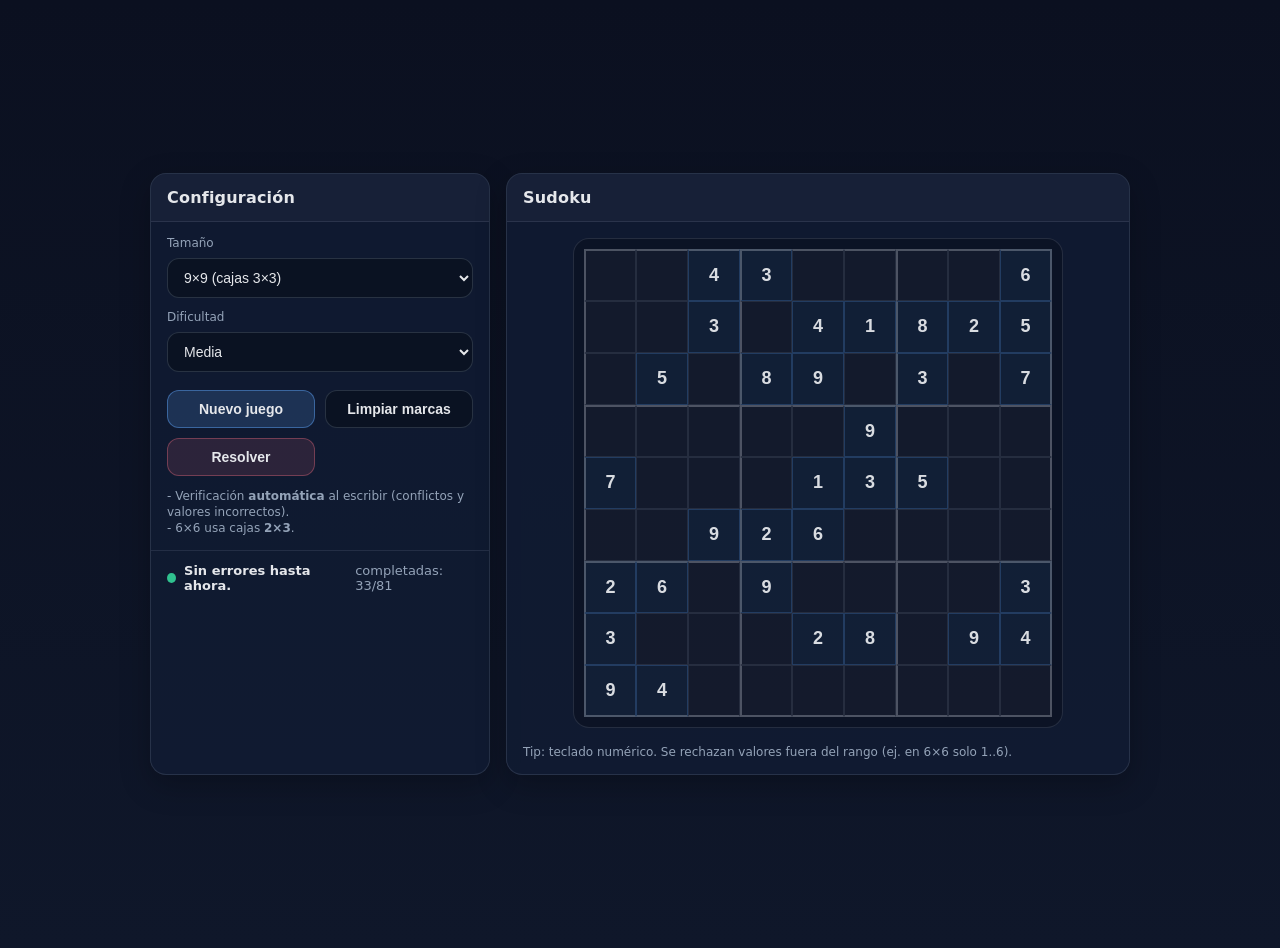
<file: mbClassquiz/Interface_grafica/index.html>
<!doctype html>
<html lang="es">
<head>
  <meta charset="utf-8" />
  <meta name="viewport" content="width=device-width,initial-scale=1" />
  <title>Sudoku (4×4 / 6×6 / 9×9)</title>
  <style>
    :root{
      --bg:#0f172a;
      --panel:#111c33;
      --text:#e5e7eb;
      --muted:#94a3b8;
      --accent:#60a5fa;
      --bad:#fb7185;
      --ok:#34d399;
      --line:#2b3b63;
      --thin: rgba(148,163,184,.14);
      --thick: rgba(226,232,240,.28);
    }
    body{
      margin:0;
      font-family: system-ui, -apple-system, Segoe UI, Roboto, Ubuntu, Cantarell, "Helvetica Neue", Arial;
      background: linear-gradient(180deg, #0b1020, var(--bg));
      color: var(--text);
      min-height:100vh;
      display:flex;
      align-items:center;
      justify-content:center;
      padding:24px;
    }
    .app{
      width:min(980px, 100%);
      display:grid;
      gap:16px;
      grid-template-columns: 340px 1fr;
    }
    @media (max-width: 860px){
      .app{ grid-template-columns: 1fr; }
    }
    .card{
      background: rgba(17,28,51,.85);
      border:1px solid rgba(148,163,184,.18);
      border-radius:16px;
      box-shadow: 0 10px 30px rgba(0,0,0,.25);
      overflow:hidden;
    }
    .card h2{
      margin:0;
      font-size:16px;
      font-weight:700;
      letter-spacing:.2px;
      padding:14px 16px;
      border-bottom:1px solid rgba(148,163,184,.15);
      background: rgba(255,255,255,.03);
    }
    .controls{
      padding:14px 16px;
      display:grid;
      gap:12px;
    }
    .row{
      display:grid;
      gap:8px;
    }
    label{
      font-size:12px;
      color: var(--muted);
    }
    select, button{
      background: rgba(11,18,34,.9);
      border: 1px solid rgba(148,163,184,.22);
      color: var(--text);
      border-radius:12px;
      padding:10px 12px;
      font-size:14px;
      outline:none;
    }
    select:focus, button:focus{
      border-color: rgba(96,165,250,.6);
      box-shadow: 0 0 0 3px rgba(96,165,250,.18);
    }
    .btns{
      display:grid;
      grid-template-columns: 1fr 1fr;
      gap:10px;
      margin-top:6px;
    }
    button{
      cursor:pointer;
      font-weight:700;
    }
    button.primary{
      background: rgba(96,165,250,.18);
      border-color: rgba(96,165,250,.45);
    }
    button.danger{
      background: rgba(251,113,133,.12);
      border-color: rgba(251,113,133,.35);
    }
    button:active{ transform: translateY(1px); }
    .hint{
      font-size:12px;
      color: var(--muted);
      line-height:1.35;
    }
    .status{
      padding:12px 16px;
      border-top:1px solid rgba(148,163,184,.15);
      font-size:13px;
      color: var(--muted);
      display:flex;
      gap:10px;
      align-items:center;
      justify-content:space-between;
    }
    .badge{
      display:inline-flex;
      align-items:center;
      gap:8px;
      font-weight:700;
      color: var(--text);
    }
    .dot{
      width:10px;height:10px;border-radius:50%;
      background: rgba(148,163,184,.55);
    }
    .dot.ok{ background: rgba(52,211,153,.9); }
    .dot.bad{ background: rgba(251,113,133,.9); }

    /* Board */
    .boardWrap{
      padding:16px;
      display:flex;
      align-items:center;
      justify-content:center;
    }
    .board{
      display:grid;
      background: rgba(11,18,34,.75);
      border:1px solid rgba(148,163,184,.18);
      border-radius:16px;
      padding:10px;
      gap:0px; /* ahora lo hacemos con bordes, no con gap */
      user-select:none;
    }
    .cell{
      position:relative;
      background: rgba(255,255,255,.03);
      border:1px solid var(--thin);
      display:flex;
      align-items:center;
      justify-content:center;
      transition: .12s ease;
    }
    .cell.fixed{
      background: rgba(96,165,250,.08);
      border-color: rgba(96,165,250,.22);
    }
    .cell.conflict{
      border-color: rgba(251,113,133,.75) !important;
      box-shadow: inset 0 0 0 2px rgba(251,113,133,.20);
    }
    .cell.wrong{
      background: rgba(251,113,133,.10);
    }
    .cell.correct{
      background: rgba(52,211,153,.07);
    }
    .cell .inp{
      width:100%;
      height:100%;
      border:none;
      outline:none;
      background: transparent;
      color: var(--text);
      text-align:center;
      font-weight:800;
      font-size: 18px;
      caret-color: var(--accent);
    }
    .cell.fixed .inp{
      color: rgba(229,231,235,.95);
    }
    .cell:not(.fixed) .inp{
      color: rgba(226,232,240,.95);
    }
    .cell .inp::placeholder{ color: rgba(148,163,184,.35); }

    .footerNote{
      padding:0 16px 14px 16px;
      color: var(--muted);
      font-size:12px;
      line-height:1.35;
    }
  </style>
</head>
<body>
  <div class="app">
    <div class="card">
      <h2>Configuración</h2>
      <div class="controls">
        <div class="row">
          <label for="sizeSel">Tamaño</label>
          <select id="sizeSel">
            <option value="4">4×4 (cajas 2×2)</option>
            <option value="6">6×6 (cajas 2×3)</option>
            <option value="9" selected>9×9 (cajas 3×3)</option>
          </select>
        </div>

        <div class="row">
          <label for="diffSel">Dificultad</label>
          <select id="diffSel">
            <option value="easy">Fácil</option>
            <option value="medium" selected>Media</option>
            <option value="hard">Difícil</option>
            <option value="expert">Experto</option>
          </select>
        </div>

        <div class="btns">
          <button class="primary" id="newBtn">Nuevo juego</button>
          <button id="clearBtn">Limpiar marcas</button>
          <button class="danger" id="solveBtn">Resolver</button>
        </div>

        <div class="hint">
          - Verificación <b>automática</b> al escribir (conflictos y valores incorrectos).<br/>
          - 6×6 usa cajas <b>2×3</b>.
        </div>
      </div>
      <div class="status">
        <span class="badge"><span id="dot" class="dot"></span><span id="msg">Listo.</span></span>
        <span id="meta"></span>
      </div>
    </div>

    <div class="card">
      <h2>Sudoku</h2>
      <div class="boardWrap">
        <div id="board" class="board" aria-label="Tablero Sudoku"></div>
      </div>
      <div class="footerNote">
        Tip: teclado numérico. Se rechazan valores fuera del rango (ej. en 6×6 solo 1..6).
      </div>
    </div>
  </div>

<script>
function cfgForSize(size){
  if(size === 4) return { size, boxRows:2, boxCols:2 };
  if(size === 6) return { size, boxRows:2, boxCols:3 };
  if(size === 9) return { size, boxRows:3, boxCols:3 };
  
  throw new Error("size no soportado");
}

function emptiesFor(size, diff){
  const map = {
    4: { easy: 4,  medium: 6,  hard: 7,  expert: 8 },
    6: { easy: 10, medium: 14, hard: 18, expert: 20 },
    9: { easy: 40, medium: 48, hard: 54, expert: 58 },
  };
  return map[size][diff];
}

function makeEmptyBoard(N){ return Array.from({length:N}, ()=>Array(N).fill(0)); }
function cloneBoard(b){ return b.map(r => r.slice()); }
function idx(r,c,N){ return r*N + c; }

function makeUnits(N, boxRows, boxCols){
  const units = [];

  for(let r=0;r<N;r++){
    const u=[]; for(let c=0;c<N;c++) u.push(idx(r,c,N));
    units.push(u);
  }
  for(let c=0;c<N;c++){
    const u=[]; for(let r=0;r<N;r++) u.push(idx(r,c,N));
    units.push(u);
  }
  for(let br=0;br<N;br+=boxRows){
    for(let bc=0;bc<N;bc+=boxCols){
      const u=[];
      for(let r=0;r<boxRows;r++){
        for(let c=0;c<boxCols;c++){
          u.push(idx(br+r, bc+c, N));
        }
      }
      units.push(u);
    }
  }

  const peers = Array.from({length:N*N}, ()=> new Set());
  for(const u of units){
    for(const a of u){
      for(const b of u){
        if(a!==b) peers[a].add(b);
      }
    }
  }
  return { units, peers: peers.map(s => Array.from(s)) };
}

function popcount(x){ let c=0; while(x){ x &= (x-1); c++; } return c; }

function computeMask(board, N, peers, cell){
  const r = Math.floor(cell / N);
  const c = cell % N;
  if(board[r][c] !== 0) return 0;

  let used = 0;
  for(const p of peers[cell]){
    const pr = Math.floor(p / N);
    const pc = p % N;
    const v = board[pr][pc];
    if(v) used |= (1 << v);
  }
  let mask = 0;
  for(let v=1; v<=N; v++){
    if((used & (1<<v)) === 0) mask |= (1<<v);
  }
  return mask;
}

function maskToValues(mask, N){
  const out = [];
  for(let v=1; v<=N; v++) if(mask & (1<<v)) out.push(v);
  return out;
}

function shuffle(arr){
  for(let i=arr.length-1;i>0;i--){
    const j = (Math.random() * (i+1)) | 0;
    [arr[i], arr[j]] = [arr[j], arr[i]];
  }
  return arr;
}

function pickMRV(board, N, peers){
  let bestCell = -1, bestMask = 0, bestCount = 999;

  for(let r=0;r<N;r++){
    for(let c=0;c<N;c++){
      if(board[r][c] === 0){
        const cell = idx(r,c,N);
        const mask = computeMask(board, N, peers, cell);
        const count = popcount(mask);
        if(count === 0) return { cell: -2, mask: 0 }; // dead end
        if(count < bestCount){
          bestCount = count;
          bestCell = cell;
          bestMask = mask;
          if(count === 1) return { cell: bestCell, mask: bestMask };
        }
      }
    }
  }
  return { cell: bestCell, mask: bestMask };
}

function solveBacktracking(board, N, peers){
  const pick = pickMRV(board, N, peers);

  if(pick.cell === -1){
    const anyEmpty = board.some(row => row.some(v => v===0));
    return !anyEmpty;
  }
  if(pick.cell === -2) return false;

  const r = Math.floor(pick.cell / N);
  const c = pick.cell % N;
  const vals = shuffle(maskToValues(pick.mask, N));

  for(const v of vals){
    board[r][c] = v;
    if(solveBacktracking(board, N, peers)) return true;
    board[r][c] = 0;
  }
  return false;
}

function countSolutions(board, N, peers, limit=2){
  let count = 0;

  function dfs(){
    if(count >= limit) return;
    const pick = pickMRV(board, N, peers);

    if(pick.cell === -1){
      const anyEmpty = board.some(row => row.some(v => v===0));
      if(!anyEmpty) count++;
      return;
    }
    if(pick.cell === -2) return;

    const r = Math.floor(pick.cell / N);
    const c = pick.cell % N;
    const vals = maskToValues(pick.mask, N);

    for(const v of vals){
      board[r][c] = v;
      dfs();
      board[r][c] = 0;
      if(count >= limit) return;
    }
  }

  dfs();
  return count;
}

function generateFullSolution(N, boxRows, boxCols){
  const { peers } = makeUnits(N, boxRows, boxCols);
  const b = makeEmptyBoard(N);
  solveBacktracking(b, N, peers);
  return b;
}

function generatePuzzle(N, boxRows, boxCols, emptyCount){
  const { peers } = makeUnits(N, boxRows, boxCols);

  const solution = generateFullSolution(N, boxRows, boxCols);
  const puzzle = cloneBoard(solution);

  const cells = [];
  for(let r=0;r<N;r++) for(let c=0;c<N;c++) cells.push(idx(r,c,N));
  shuffle(cells);

  let removed = 0;
  for(const cell of cells){
    if(removed >= emptyCount) break;
    const r = Math.floor(cell / N);
    const c = cell % N;
    const backup = puzzle[r][c];
    if(backup === 0) continue;

    puzzle[r][c] = 0;
    const test = cloneBoard(puzzle);
    const nsol = countSolutions(test, N, peers, 2);

    if(nsol !== 1){
      puzzle[r][c] = backup;
    }else{
      removed++;
    }
  }

  if(removed < emptyCount){
    return generatePuzzle(N, boxRows, boxCols, emptyCount);
  }

  return { puzzle, solution };
}

/* ============== UI ============== */

const sizeSel = document.getElementById("sizeSel");
const diffSel = document.getElementById("diffSel");
const newBtn  = document.getElementById("newBtn");
const clearBtn= document.getElementById("clearBtn");
const solveBtn= document.getElementById("solveBtn");
const boardEl = document.getElementById("board");
const msgEl   = document.getElementById("msg");
const dotEl   = document.getElementById("dot");
const metaEl  = document.getElementById("meta");

let current = {
  N: 9, boxRows: 3, boxCols: 3,
  puzzle: null, solution: null, fixed: null
};

function setStatus(text, kind="neutral", meta=""){
  msgEl.textContent = text;
  metaEl.textContent = meta;
  dotEl.className = "dot" + (kind==="ok" ? " ok" : kind==="bad" ? " bad" : "");
}

function buildBoardUI(N){
  boardEl.innerHTML = "";
  const cellSize = N === 9 ? 52 : (N === 6 ? 62 : 72);
  boardEl.style.gridTemplateColumns = `repeat(${N}, ${cellSize}px)`;
  boardEl.style.gridTemplateRows    = `repeat(${N}, ${cellSize}px)`;

  for(let r=0;r<N;r++){
    for(let c=0;c<N;c++){
      const cell = document.createElement("div");
      cell.className = "cell";

      // BORDES GRUESOS PARA SUBCUADRÍCULAS
      // top border thick when starting a box row
      if(r % current.boxRows === 0) cell.style.borderTopColor = "var(--thick)";
      // left border thick when starting a box col
      if(c % current.boxCols === 0) cell.style.borderLeftColor = "var(--thick)";
      // bottom/right for outer edges
      if(r === N-1) cell.style.borderBottomColor = "var(--thick)";
      if(c === N-1) cell.style.borderRightColor = "var(--thick)";

      // también hacemos el grosor, no solo color
      const topW = (r % current.boxRows === 0) ? 2 : 1;
      const leftW = (c % current.boxCols === 0) ? 2 : 1;
      const bottomW = (r === N-1) ? 2 : 1;
      const rightW = (c === N-1) ? 2 : 1;
      cell.style.borderTopWidth = topW + "px";
      cell.style.borderLeftWidth = leftW + "px";
      cell.style.borderBottomWidth = bottomW + "px";
      cell.style.borderRightWidth = rightW + "px";

      const inp = document.createElement("input");
      inp.className = "inp";
      inp.inputMode = "numeric";
      inp.maxLength = 2;
      inp.dataset.r = r;
      inp.dataset.c = c;

      inp.addEventListener("input", (e)=>{
        const rr = +e.target.dataset.r;
        const cc = +e.target.dataset.c;

        let v = e.target.value.replace(/[^\d]/g,"");
        if(v === ""){
          e.target.value = "";
        }else{
          let num = parseInt(v, 10);
          if(Number.isNaN(num)) num = 0;
          if(num < 1 || num > current.N){
            e.target.value = "";
          }else{
            e.target.value = String(num);
          }
        }

        autoValidate(); // ✅ verificación automática
      });

      inp.addEventListener("keydown", (e)=>{
        if(e.key === "0") e.preventDefault();
      });

      cell.appendChild(inp);
      boardEl.appendChild(cell);
    }
  }
}

function renderPuzzle(){
  const N = current.N;
  current.fixed = Array.from({length:N}, ()=>Array(N).fill(false));

  buildBoardUI(N);

  const children = boardEl.children;
  for(let r=0;r<N;r++){
    for(let c=0;c<N;c++){
      const v = current.puzzle[r][c];
      const cellIndex = r*N + c;
      const cell = children[cellIndex];
      const inp = cell.querySelector("input");

      cell.classList.remove("fixed","conflict","wrong","correct");

      if(v !== 0){
        inp.value = String(v);
        inp.disabled = true;
        cell.classList.add("fixed");
        current.fixed[r][c] = true;
      }else{
        inp.value = "";
        inp.disabled = false;
        current.fixed[r][c] = false;
      }
    }
  }

  setStatus("Listo. ¡A jugar!", "ok");
}

function readUserBoard(){
  const N = current.N;
  const b = makeEmptyBoard(N);
  const children = boardEl.children;
  for(let r=0;r<N;r++){
    for(let c=0;c<N;c++){
      const cell = children[r*N + c];
      const inp = cell.querySelector("input");
      const v = inp.value.trim();
      b[r][c] = v ? parseInt(v,10) : 0;
    }
  }
  return b;
}

function clearMarks(){
  for(const cell of boardEl.querySelectorAll(".cell.conflict,.cell.wrong,.cell.correct")){
    cell.classList.remove("conflict","wrong","correct");
  }
}

function makePeersForCurrent(){
  return makeUnits(current.N, current.boxRows, current.boxCols).peers;
}

function findConflicts(board, peers){
  const N = current.N;
  const conflicts = new Set();

  for(let r=0;r<N;r++){
    for(let c=0;c<N;c++){
      const v = board[r][c];
      if(!v) continue;
      const cell = idx(r,c,N);
      for(const p of peers[cell]){
        const pr = Math.floor(p / N);
        const pc = p % N;
        if(board[pr][pc] === v){
          conflicts.add(cell);
          conflicts.add(p);
        }
      }
    }
  }
  return Array.from(conflicts);
}

function autoValidate(){
  clearMarks();

  const N = current.N;
  const peers = makePeersForCurrent();
  const user = readUserBoard();
  const children = boardEl.children;

  // 1) conflictos (repetidos)
  const conflicts = findConflicts(user, peers);
  for(const ci of conflicts){
    children[ci].classList.add("conflict");
  }

  // 2) incorrectos vs solución (solo si no hay conflicto en esa celda)
  let wrong = 0, filled = 0;
  for(let r=0;r<N;r++){
    for(let c=0;c<N;c++){
      if(current.fixed[r][c]) continue; // no marcar givens
      const v = user[r][c];
      if(!v) continue;

      filled++;
      const cellIndex = r*N + c;
      const cell = children[cellIndex];

      if(cell.classList.contains("conflict")) continue;

      if(v !== current.solution[r][c]){
        wrong++;
        cell.classList.add("wrong");
      }else{
        cell.classList.add("correct");
      }
    }
  }

  // status
  if(conflicts.length){
    setStatus("Conflictos: hay números repetidos en una fila/col/caja.", "bad", `completadas: ${filled}/${N*N}`);
    return;
  }
  if(wrong){
    setStatus(`Hay ${wrong} valor(es) incorrecto(s).`, "bad", `completadas: ${filled}/${N*N}`);
    return;
  }

  // ¿completo?
  const totalFilled = user.flat().filter(v=>v!==0).length;
  if(totalFilled === N*N){
    setStatus("¡Perfecto! Sudoku completado.", "ok");
  }else{
    setStatus("Sin errores hasta ahora.", "ok", `completadas: ${totalFilled}/${N*N}`);
  }
}

function newGame(){
  const N = parseInt(sizeSel.value, 10);
  const diff = diffSel.value;
  const cfg = cfgForSize(N);
  const empties = emptiesFor(N, diff);

  current.N = cfg.size;
  current.boxRows = cfg.boxRows;
  current.boxCols = cfg.boxCols;

  setStatus("Generando…", "neutral", `${N}×${N} · ${diff} · vacíos=${empties}`);

  setTimeout(()=>{
    const t0 = performance.now();
    const { puzzle, solution } = generatePuzzle(cfg.size, cfg.boxRows, cfg.boxCols, empties);
    const t1 = performance.now();

    current.puzzle = puzzle;
    current.solution = solution;

    renderPuzzle();
    setStatus("Listo. ¡A jugar!", "ok", `${N}×${N} · ${diff} · vacíos=${empties} · ${(t1-t0).toFixed(0)}ms`);
    autoValidate();
  }, 10);
}

function solveUI(){
  clearMarks();
  const N = current.N;
  const children = boardEl.children;
  for(let r=0;r<N;r++){
    for(let c=0;c<N;c++){
      const cell = children[r*N + c];
      const inp = cell.querySelector("input");
      inp.value = String(current.solution[r][c]);
      inp.disabled = true;
      cell.classList.add("fixed");
    }
  }
  setStatus("Resuelto (mostrando solución).", "neutral");
}

newBtn.addEventListener("click", newGame);
clearBtn.addEventListener("click", ()=>{
  clearMarks();
  setStatus("Marcas limpiadas.", "neutral");
});
solveBtn.addEventListener("click", solveUI);

// inicial
newGame();
</script>
</body>
</html>
</file>
